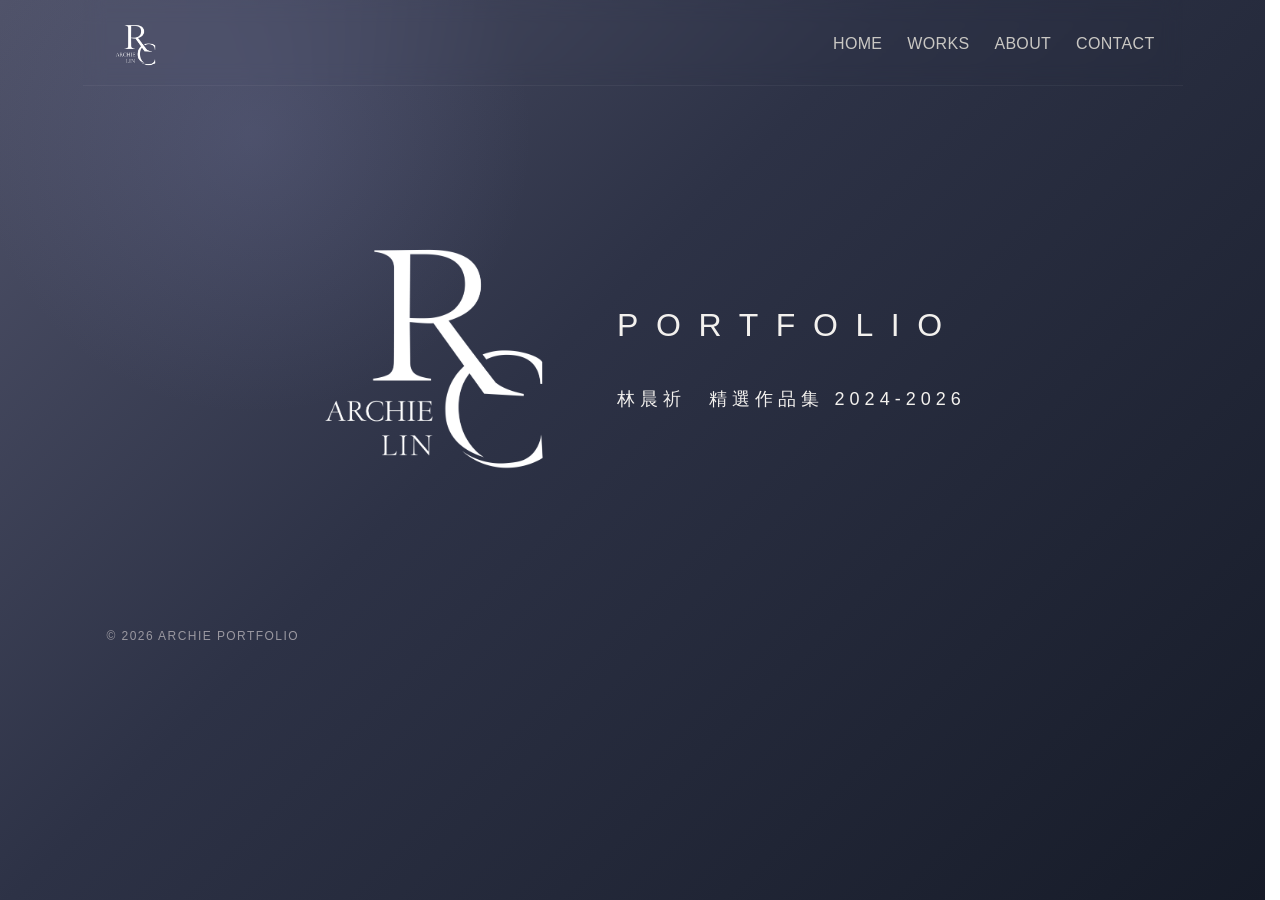
<file: index.html>
<!doctype html>
<html lang="zh-Hant">
  <head>
    <meta charset="UTF-8" />
    <meta name="viewport" content="width=device-width, initial-scale=1.0" />
    <title>Home | Archie Portfolio</title>
    <link rel="stylesheet" href="css/style.css" />
    <link rel="stylesheet" href="css/home.css" />
    <link rel="icon" href="images/sLOGO.png" />
    <script src="js/menu.js"></script>
  </head>

  <body>
    <header class="container site-header">
      <a href="index.html" class="logo">
        <img src="images/LOGO.png" class="logo-img" alt="Archie Logo" />
        <span class="logo-text">ARCHIE</span>
      </a>

      <button
        class="menu-toggle"
        id="menuToggle"
        aria-label="開啟選單"
        aria-expanded="false"
        aria-controls="mobileMenu"
        type="button"
      >
        <span></span>
        <span></span>
        <span></span>
      </button>

      <nav class="desktop-nav">
        <a href="index.html">HOME</a>
        <a href="works.html">WORKS</a>
        <a href="about.html">ABOUT</a>
        <a href="contact.html">CONTACT</a>
      </nav>
    </header>

    <div class="mobile-menu" id="mobileMenu">
      <a href="index.html">HOME</a>
      <a href="works.html">WORKS</a>
      <a href="about.html">ABOUT</a>
      <a href="contact.html">CONTACT</a>
    </div>

    <div class="mobile-menu" id="mobileMenu">
      <a href="index.html">HOME</a>
      <a href="works.html">WORKS</a>
      <a href="about.html">ABOUT</a>
      <a href="contact.html">CONTACT</a>
    </div>

    <!-- 封面圖片 -->
    <section class="hero">
      <div class="hero-wrap">
        <div class="hero-logo">
          <img src="images/LOGO.png" alt="Archie Lin Logo" />
        </div>

        <div class="hero-text">
          <p class="hero-kicker">PORTFOLIO</p>
          <p class="hero-subtitle">林晨祈　精選作品集 2024-2026</p>
        </div>
      </div>
    </section>

    <footer class="container">© 2026 ARCHIE PORTFOLIO</footer>
  </body>
</html>
</file>
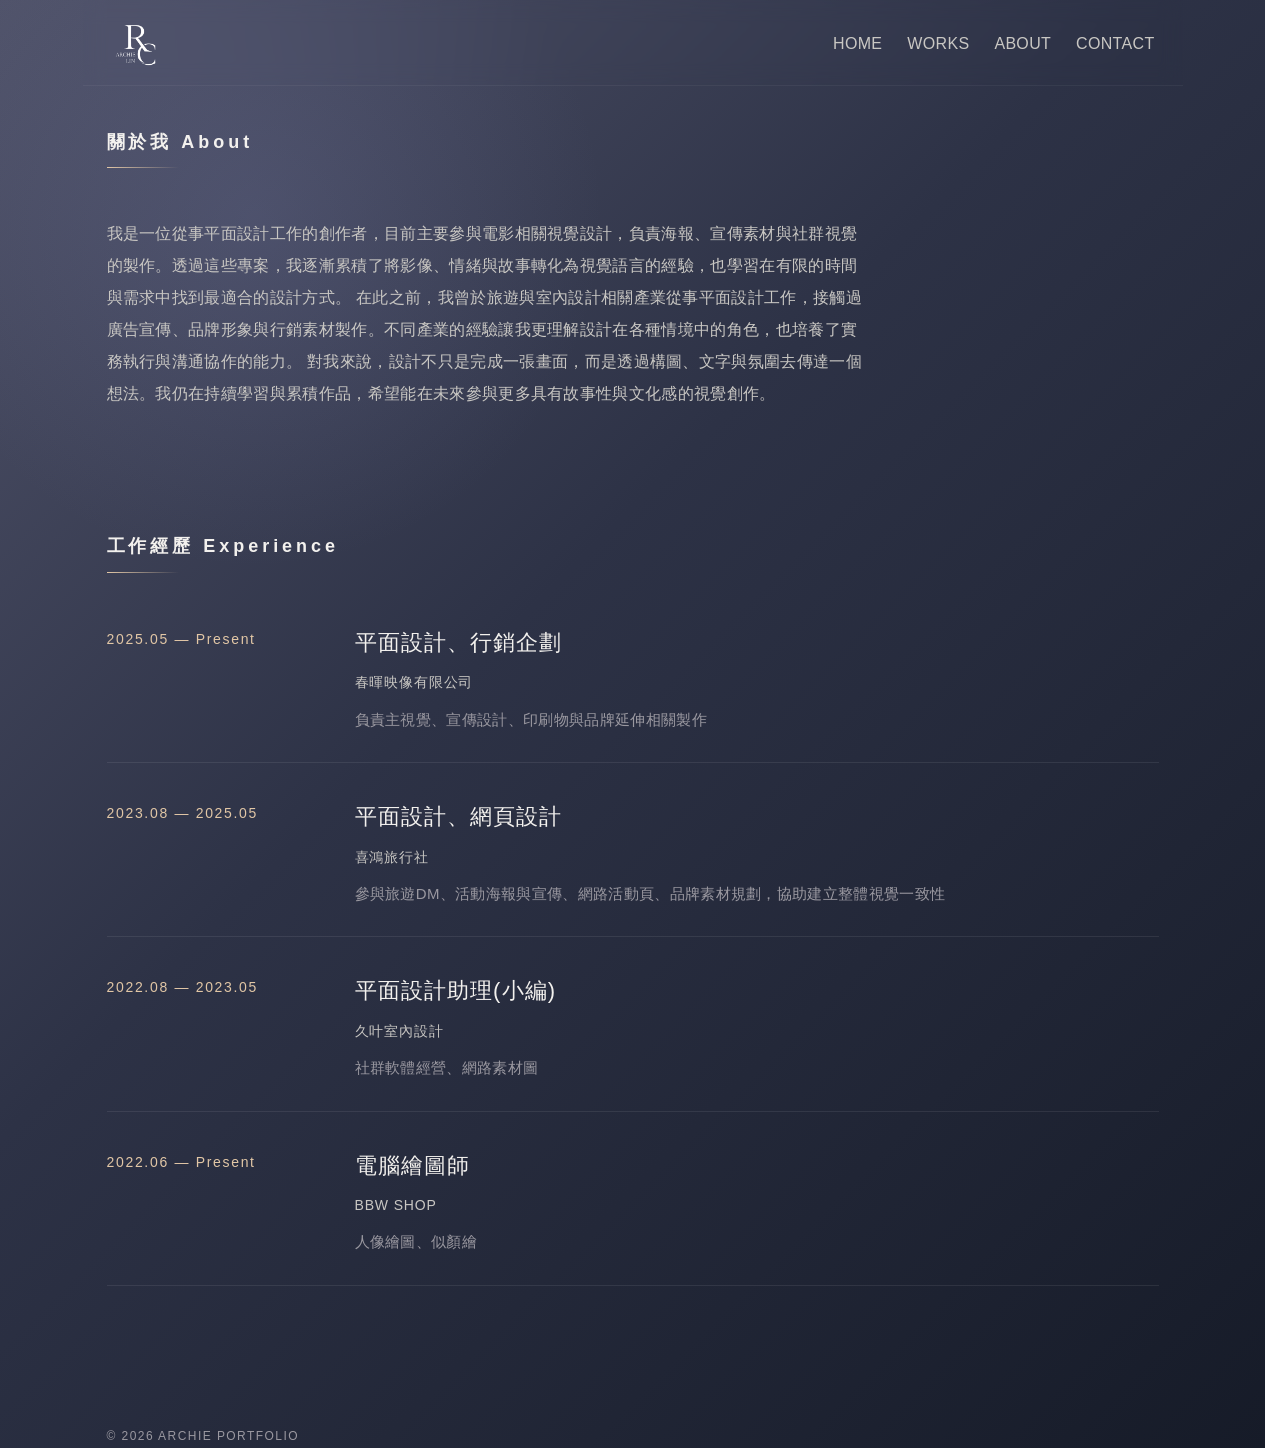
<file: about.html>
<!doctype html>
<html lang="zh-Hant">
  <head>
    <meta charset="UTF-8" />
    <meta name="viewport" content="width=device-width, initial-scale=1.0" />
    <title>About | Archie Portfolio</title>
    <link rel="stylesheet" href="css/style.css" />
    <link rel="stylesheet" href="css/about.css" />
    <link rel="icon" href="images/sLOGO.png" />
    <script src="js/menu.js"></script>
  </head>
  <body>
    <header class="container site-header">
      <a href="index.html" class="logo">
        <img src="images/LOGO.png" class="logo-img" alt="Archie Logo" />
        <span class="logo-text">ARCHIE</span>
      </a>

      <button
        class="menu-toggle"
        id="menuToggle"
        aria-label="開啟選單"
        aria-expanded="false"
        aria-controls="mobileMenu"
      >
        <span></span>
        <span></span>
        <span></span>
      </button>

      <nav class="desktop-nav">
        <a href="index.html">HOME</a>
        <a href="works.html">WORKS</a>
        <a href="about.html">ABOUT</a>
        <a href="contact.html">CONTACT</a>
      </nav>
    </header>

    <div class="mobile-menu" id="mobileMenu">
      <a href="index.html">HOME</a>
      <a href="works.html">WORKS</a>
      <a href="about.html">ABOUT</a>
      <a href="contact.html">CONTACT</a>
    </div>

    <main class="container about-page">
      <section class="section about-intro">
        <h2 class="section-title">關於我 About</h2>
        <p class="about-lead">
          我是一位從事平面設計工作的創作者，目前主要參與電影相關視覺設計，負責海報、宣傳素材與社群視覺的製作。透過這些專案，我逐漸累積了將影像、情緒與故事轉化為視覺語言的經驗，也學習在有限的時間與需求中找到最適合的設計方式。
          在此之前，我曾於旅遊與室內設計相關產業從事平面設計工作，接觸過廣告宣傳、品牌形象與行銷素材製作。不同產業的經驗讓我更理解設計在各種情境中的角色，也培養了實務執行與溝通協作的能力。
          對我來說，設計不只是完成一張畫面，而是透過構圖、文字與氛圍去傳達一個想法。我仍在持續學習與累積作品，希望能在未來參與更多具有故事性與文化感的視覺創作。
        </p>
      </section>

      <section class="section about-experience">
        <h2 class="section-title">工作經歷 Experience</h2>

        <div class="timeline">
          <div class="timeline-item">
            <div class="timeline-date">2025.05 — Present</div>
            <div class="timeline-content">
              <h3>平面設計、行銷企劃</h3>
              <p class="timeline-company">春暉映像有限公司</p>
              <p class="timeline-desc">
                負責主視覺、宣傳設計、印刷物與品牌延伸相關製作
              </p>
            </div>
          </div>

          <div class="timeline-item">
            <div class="timeline-date">2023.08 — 2025.05</div>
            <div class="timeline-content">
              <h3>平面設計、網頁設計</h3>
              <p class="timeline-company">喜鴻旅行社</p>
              <p class="timeline-desc">
                參與旅遊DM、活動海報與宣傳、網路活動頁、品牌素材規劃，協助建立整體視覺一致性
              </p>
            </div>
          </div>

          <div class="timeline-item">
            <div class="timeline-date">2022.08 — 2023.05</div>
            <div class="timeline-content">
              <h3>平面設計助理(小編)</h3>
              <p class="timeline-company">久叶室內設計</p>
              <p class="timeline-desc">社群軟體經營、網路素材圖</p>
            </div>
          </div>

          <div class="timeline-item">
            <div class="timeline-date">2022.06 — Present</div>
            <div class="timeline-content">
              <h3>電腦繪圖師</h3>
              <p class="timeline-company">BBW SHOP</p>
              <p class="timeline-desc">人像繪圖、似顏繪</p>
            </div>
          </div>
        </div>
      </section>
    </main>

    <footer class="container">© 2026 ARCHIE PORTFOLIO</footer>
  </body>
</html>
</file>
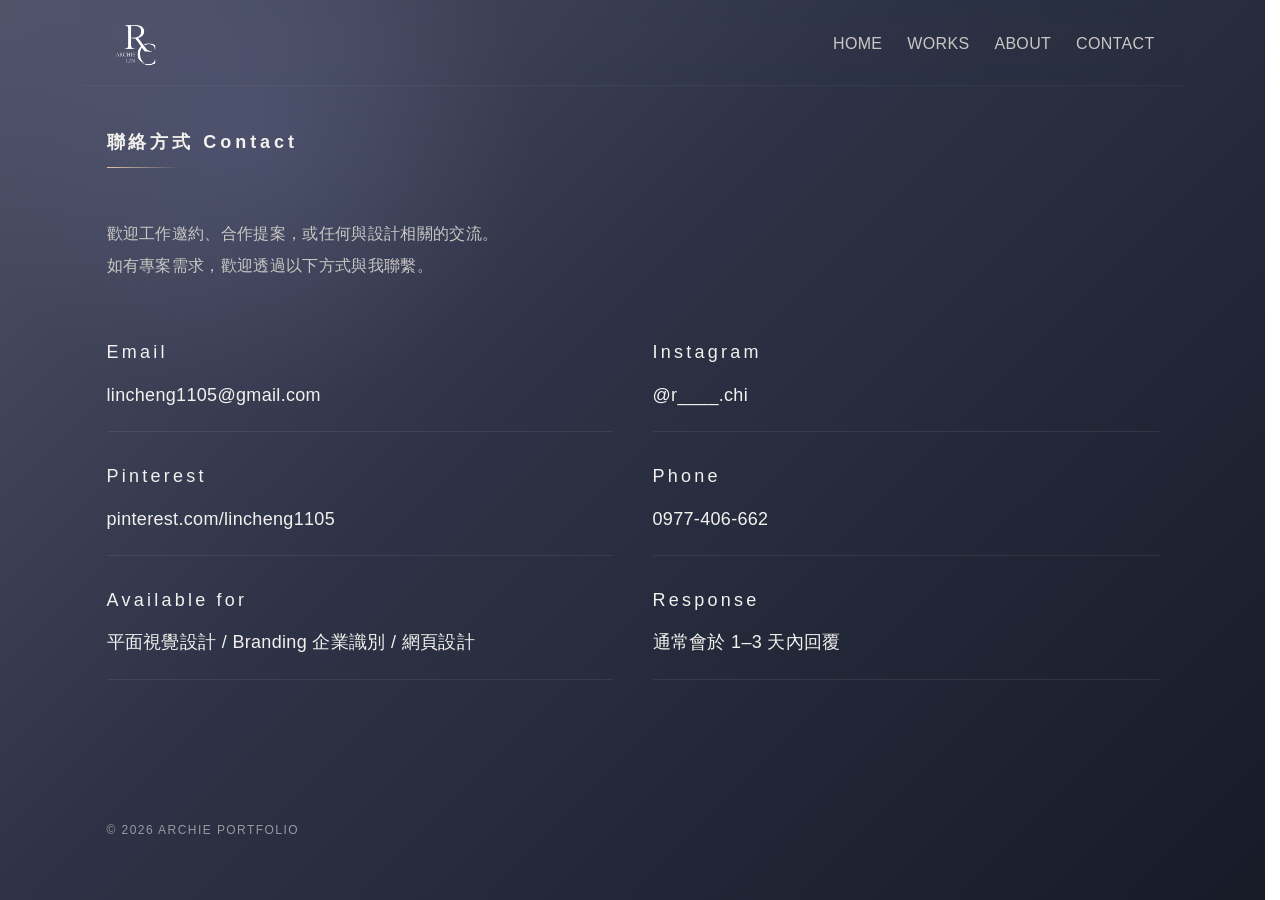
<file: contact.html>
<!doctype html>
<html lang="zh-Hant">
  <head>
    <meta charset="UTF-8" />
    <meta name="viewport" content="width=device-width, initial-scale=1.0" />
    <title>Contact | Archie Portfolio</title>
    <link rel="stylesheet" href="css/style.css" />
    <link rel="stylesheet" href="css/contact.css" />
    <link rel="icon" href="images/sLOGO.png" />
  </head>
  <body>
    <header class="container site-header">
      <a href="index.html" class="logo">
        <img src="images/LOGO.png" class="logo-img" alt="Archie Logo" />
        <span class="logo-text">ARCHIE</span>
      </a>

      <button
        class="menu-toggle"
        id="menuToggle"
        aria-label="開啟選單"
        aria-expanded="false"
        aria-controls="mobileMenu"
        type="button"
      >
        <span></span>
        <span></span>
        <span></span>
      </button>

      <nav class="desktop-nav">
        <a href="index.html">HOME</a>
        <a href="works.html">WORKS</a>
        <a href="about.html">ABOUT</a>
        <a href="contact.html">CONTACT</a>
      </nav>
    </header>

    <div class="mobile-menu" id="mobileMenu">
      <a href="index.html">HOME</a>
      <a href="works.html">WORKS</a>
      <a href="about.html">ABOUT</a>
      <a href="contact.html">CONTACT</a>
    </div>

    <main class="container contact-page">
      <section class="section contact-section">
        <div class="contact-intro">
          <h1 class="section-title">聯絡方式 Contact</h1>
          <p class="contact-lead">
            歡迎工作邀約、合作提案，或任何與設計相關的交流。<br />
            如有專案需求，歡迎透過以下方式與我聯繫。
          </p>
        </div>

        <div class="contact-grid">
          <div class="contact-item">
            <p class="contact-label">Email</p>
            <a href="mailto:lincheng1105@gmail.com">lincheng1105@gmail.com</a>
          </div>

          <div class="contact-item">
            <p class="contact-label">Instagram</p>
            <a
              href="https://www.instagram.com/r____.chi?igsh=eTRsc3NldWZ4a3o%3D&utm_source=qr"
              target="_blank"
              rel="noopener noreferrer"
              >@r____.chi</a
            >
          </div>

          <div class="contact-item">
            <p class="contact-label">Pinterest</p>
            <a
              href="https://www.pinterest.com/lincheng1105/_created/"
              target="_blank"
              rel="noopener noreferrer"
              >pinterest.com/lincheng1105</a
            >
          </div>

          <div class="contact-item">
            <p class="contact-label">Phone</p>
            <p>0977-406-662</p>
          </div>

          <div class="contact-item">
            <p class="contact-label">Available for</p>
            <p>平面視覺設計 / Branding 企業識別 / 網頁設計</p>
          </div>

          <div class="contact-item">
            <p class="contact-label">Response</p>
            <p>通常會於 1–3 天內回覆</p>
          </div>
        </div>
      </section>
    </main>

    <footer class="container">© 2026 ARCHIE PORTFOLIO</footer>

    <script src="js/menu.js"></script>
  </body>
</html>
</file>
<file: css/style.css>
html{
  scroll-behavior:smooth;
  scrollbar-gutter: stable;
}
*{
  margin:0;
  padding:0;
  box-sizing:border-box;
  font-family:"Helvetica Neue","Noto Sans TC",sans-serif;
}

:root{
  --bg-1:#50536a;
  --bg-2:#2d3246;
  --bg-3:#161b28;
  --text-main:#f3f1ee;
  --text-soft:#c9c7c3;
  --text-muted:#9a98a0;
  --accent:#e2c7a6;
  --card-bg:rgba(255,255,255,0.04);
  --card-border:rgba(255,255,255,0.08);
}

html{
  scroll-behavior:smooth;
}

body{
  min-height:100vh;
  color:var(--text-main);
  line-height:1.8;
  background:
    radial-gradient(circle at 20% 15%, rgba(120,125,170,0.22), transparent 22%),
    linear-gradient(135deg, var(--bg-1) 0%, var(--bg-2) 42%, var(--bg-3) 100%);
  letter-spacing:.02em;
  overflow-x: hidden;
}

img{
  max-width:100%;
  height:auto;
}

/* header */
.container{
  width:100%;
  max-width:1100px;
  margin:0 auto;
  padding:0 24px;
}

.site-header{
  display:flex;
  align-items:center;
  justify-content:space-between;
  padding:22px 28px 18px;
  position:sticky;
  top:0;
  z-index:2000;
  backdrop-filter:blur(10px);
  border-bottom:1px solid rgba(255,255,255,.05);
}

.logo{
  display:flex;
  align-items:center;
  text-decoration:none;
  color:var(--text-main);
  flex-shrink:0;
}

.logo-img{
  height:45px;
  width:auto;
  display:block;
}

.logo-text{
  display:none;
  font-size:18px;
  letter-spacing:2px;
  color:var(--text-main);
  font-weight:500;
  line-height:1;
}

/* 桌機選單 */
.desktop-nav{
  display:flex;
  align-items:center;
}

.desktop-nav a{
  margin-left:25px;
  text-decoration:none;
  color:var(--text-soft);
  position:relative;
  transition:.3s ease;
}

.desktop-nav a:hover{
  color:var(--accent);
}

.desktop-nav a::after{
  content:"";
  position:absolute;
  left:0;
  bottom:-6px;
  width:0;
  height:1px;
  background:var(--accent);
  transition:.3s ease;
}

.desktop-nav a:hover::after{
  width:100%;
}

/* 漢堡按鈕 */
.menu-toggle{
  display:none;
  width:44px;
  height:44px;
  border:none;
  background:rgba(255,255,255,0.08);
  border:1px solid rgba(255,255,255,0.12);
  border-radius:999px;
  cursor:pointer;
  align-items:center;
  justify-content:center;
  flex-direction:column;
  gap:5px;
  flex-shrink:0;
  position:relative;
  z-index:2100;
  -webkit-tap-highlight-color: transparent;
}

.menu-toggle span{
  display:block;
  width:16px;
  height:1.5px;
  background:var(--text-main);
  transition:.3s ease;
}

.menu-toggle.active span:nth-child(1){
  transform:translateY(6.5px) rotate(45deg);
}

.menu-toggle.active span:nth-child(2){
  opacity:0;
}

.menu-toggle.active span:nth-child(3){
  transform:translateY(-6.5px) rotate(-45deg);
}

.mobile-menu{
  display:none;
}



/* 手機按鈕 */
.menu-toggle{
  display:none;
  width:44px;
  height:44px;
  border:none;
  background:rgba(255,255,255,0.08);
  border:1px solid rgba(255,255,255,0.1);
  border-radius:999px;
  cursor:pointer;
  align-items:center;
  justify-content:center;
  flex-direction:column;
  gap:5px;
}

.menu-toggle span{
  display:block;
  width:16px;
  height:1.5px;
  background:var(--text-main);
  transition:.3s ease;
}

/* 展開時變 X */
.menu-toggle.active span:nth-child(1){
  transform:translateY(6.5px) rotate(45deg);
}

.menu-toggle.active span:nth-child(2){
  opacity:0;
}

.menu-toggle.active span:nth-child(3){
  transform:translateY(-6.5px) rotate(-45deg);
}

/* 手機下拉選單 */
.mobile-menu{
  display:none;
}

.section{
  padding:100px 0;
}

.section-title{
  font-size:18px;
  letter-spacing:.22em;
  margin-bottom:50px;
  color:var(--text-main);
  position:relative;
  display:inline-block;
  padding-bottom:10px;
}

.section-title::after{
  content:"";
  position:absolute;
  left:0;
  bottom:0;
  width:72px;
  height:1px;
  background:linear-gradient(to right, var(--accent), transparent);
}

footer{
  padding:80px 0;
  font-size:12px;
  color:var(--text-muted);
  letter-spacing:.12em;
}

@media (max-width:1024px){
  .container{
    width:90%;
    padding:0 32px;
  }
}

@media (max-width:600px){
  .container{
    padding:0 24px;
  }

.site-header{
  padding:24px 16px 18px;
  position:sticky;
  top:0;
  z-index:2000;
  backdrop-filter:blur(10px);
}

  .logo-img{
    display:none;
  }

  .logo-text{
    display:block;
  }

  .desktop-nav{
    display:none;
  }

  .menu-toggle{
    display:flex;
  }

.mobile-menu{
  display:block;
  width:calc(100% - 48px);
  max-height:0;
  overflow:hidden;
  opacity:0;
  transform:translateY(-8px);
  transition:max-height .35s ease, opacity .25s ease, transform .25s ease, padding .25s ease;
  border:1px solid rgba(255,255,255,0.08);
  border-radius:18px;
  backdrop-filter:blur(10px);
  padding:0 18px;
  position:fixed;
  top:84px;
  left:24px;
  right:24px;
  width:auto;
  z-index:1999;
}

.mobile-menu.active{
  max-height:260px;
  opacity:1;
  transform:translateY(0);
  padding:12px 18px;
}

  .mobile-menu a{
    display:block;
    text-decoration:none;
    color:var(--text-main);
    padding:12px 4px;
    font-size:14px;
    letter-spacing:.14em;
    border-bottom:1px solid rgba(255,255,255,0.08);
  }

  .mobile-menu a:last-child{
    border-bottom:none;
  }
}
</file>
<file: css/home.css>
.hero{
  min-height:60vh;
  display:flex;
  justify-content:center;
  align-items:center;
  padding:30px 0;
}

.hero-wrap{
  width:85%;
  max-width:1100px;
  display:flex;
  align-items:center;
  justify-content:center;
  gap:48px;
}

/* 左邊 LOGO */
.hero-logo{
  width:270px;
  flex-shrink:0;
  display:flex;
  justify-content:center;
  align-items:center;
  animation:fadeSlideIn 1s ease forwards;
}

.hero-logo img{
  width:100%;
  height:auto;
  display:block;
}

/* 右邊文字 */
.hero-text{
  min-width:0;
  display:flex;
  flex-direction:column;
  justify-content:center;
}

.hero-kicker{
  font-size:32px;
  letter-spacing:.55em;
  color:var(--text-main);
  margin-bottom:28px;
  white-space:nowrap;
  animation:fadeSlideIn 1s ease forwards;
  animation-delay:.3s;
  opacity:0;
}

.hero-subtitle{
  font-size:18px;
  letter-spacing:.28em;
  color:var(--text-main);
  white-space:nowrap;
  animation:fadeSlideIn 1s ease forwards;
  animation-delay:.6s;
  opacity:0;
}

/* 平板 */
@media (max-width:1024px){
  .hero-wrap{
    gap:36px;
  }

  .hero-logo{
    width:220px;
  }

  .hero-kicker{
    font-size:26px;
  }

  .hero-subtitle{
    font-size:16px;
    letter-spacing:.2em;
  }
}

/* 手機 */
@media (max-width:600px){
  .hero{
    min-height:70vh;
    padding:10px 0;
  }

  .hero-wrap{
    width:90%;
    flex-direction:column;
    gap:28px;
    text-align:center;
  }

  .hero-logo{
    width:180px;
  }

  .hero-text{
    align-items:center;
  }

  .hero-kicker{
    font-size:20px;
    letter-spacing:.38em;
    margin-bottom:18px;
    white-space:normal;
  }

  .hero-subtitle{
    font-size:13px;
    letter-spacing:.14em;
    white-space:normal;
    line-height:1.9;
  }
}

@keyframes fadeSlideIn {
  from{
    opacity:0;
    transform:translateX(40px);
  }
  to{
    opacity:1;
    transform:translateX(0);
  }
}
</file>
<file: css/about.css>
.about-page{
  padding-bottom:40px;
}

.about-intro{
  max-width:760px;
  padding-top:40px;
}



.about-lead{
  font-size:16px;
  line-height:2;
  color:var(--text-soft);
}

.about-experience{
  padding-top:20px;
}

.timeline{
  display:flex;
  flex-direction:column;
  gap:34px;
}

.timeline-item{
  display:grid;
  grid-template-columns:220px 1fr;
  gap:28px;
  padding-bottom:28px;
  border-bottom:1px solid rgba(255,255,255,.08);
}

.timeline-date{
  font-size:14px;
  letter-spacing:.12em;
  color:var(--accent);
  padding-top:4px;
}

.timeline-content h3{
  font-size:22px;
  font-weight:500;
  letter-spacing:.05em;
  color:var(--text-main);
  margin-bottom:8px;
}

.timeline-company{
  font-size:14px;
  color:var(--text-soft);
  margin-bottom:10px;
  letter-spacing:.06em;
}

.timeline-desc{
  font-size:15px;
  line-height:1.9;
  color:var(--text-muted);
  max-width:700px;
}

@media (max-width:768px){
  .about-title{
    font-size:32px;
  }

  .timeline-item{
    grid-template-columns:1fr;
    gap:10px;
  }

  .timeline-date{
    padding-top:0;
  }

  .timeline-content h3{
    font-size:20px;
  }
}

@media (max-width:600px){
  .about-intro{
    padding-top:10px;
  }

  .about-title{
    font-size:28px;
  }

  .about-lead{
    font-size:15px;
  }

  .timeline{
    gap:26px;
  }

  .timeline-item{
    padding-bottom:22px;
  }

  .timeline-content h3{
    font-size:18px;
  }

  .timeline-desc{
    font-size:14px;
  }
}
</file>
<file: css/contact.css>
.contact-page{
  padding-bottom:40px;
}

.contact-section{
  padding-top:40px;
}

.contact-intro{
  max-width:720px;
  margin-bottom:54px;
}



.contact-lead{
  font-size:16px;
  line-height:2;
  color:var(--text-soft);
}

.contact-grid{
  display:grid;
  grid-template-columns:repeat(2, 1fr);
  gap:28px 40px;
}

.contact-item{
  padding:0 0 20px;
  border-bottom:1px solid rgba(255,255,255,.08);
}

.contact-label{
  font-size:13px;
  letter-spacing:.18em;
  color:var(--accent);
  margin-bottom:10px;
}

.contact-item p,
.contact-item a{
  font-size:18px;
  color:var(--text-main);
  text-decoration:none;
  line-height:1.8;
  word-break:break-word;
}

.contact-item a:hover{
  color:var(--accent);
}

@media (max-width:768px){
  .contact-title{
    font-size:32px;
  }

  .contact-grid{
    grid-template-columns:1fr;
    gap:22px;
  }

  .contact-item p,
  .contact-item a{
    font-size:16px;
  }
}

@media (max-width:600px){
  .contact-section{
    padding-top:10px;
  }

  .contact-title{
    font-size:28px;
  }

  .contact-lead{
    font-size:15px;
  }

  .contact-intro{
    margin-bottom:36px;
  }
}
</file>
